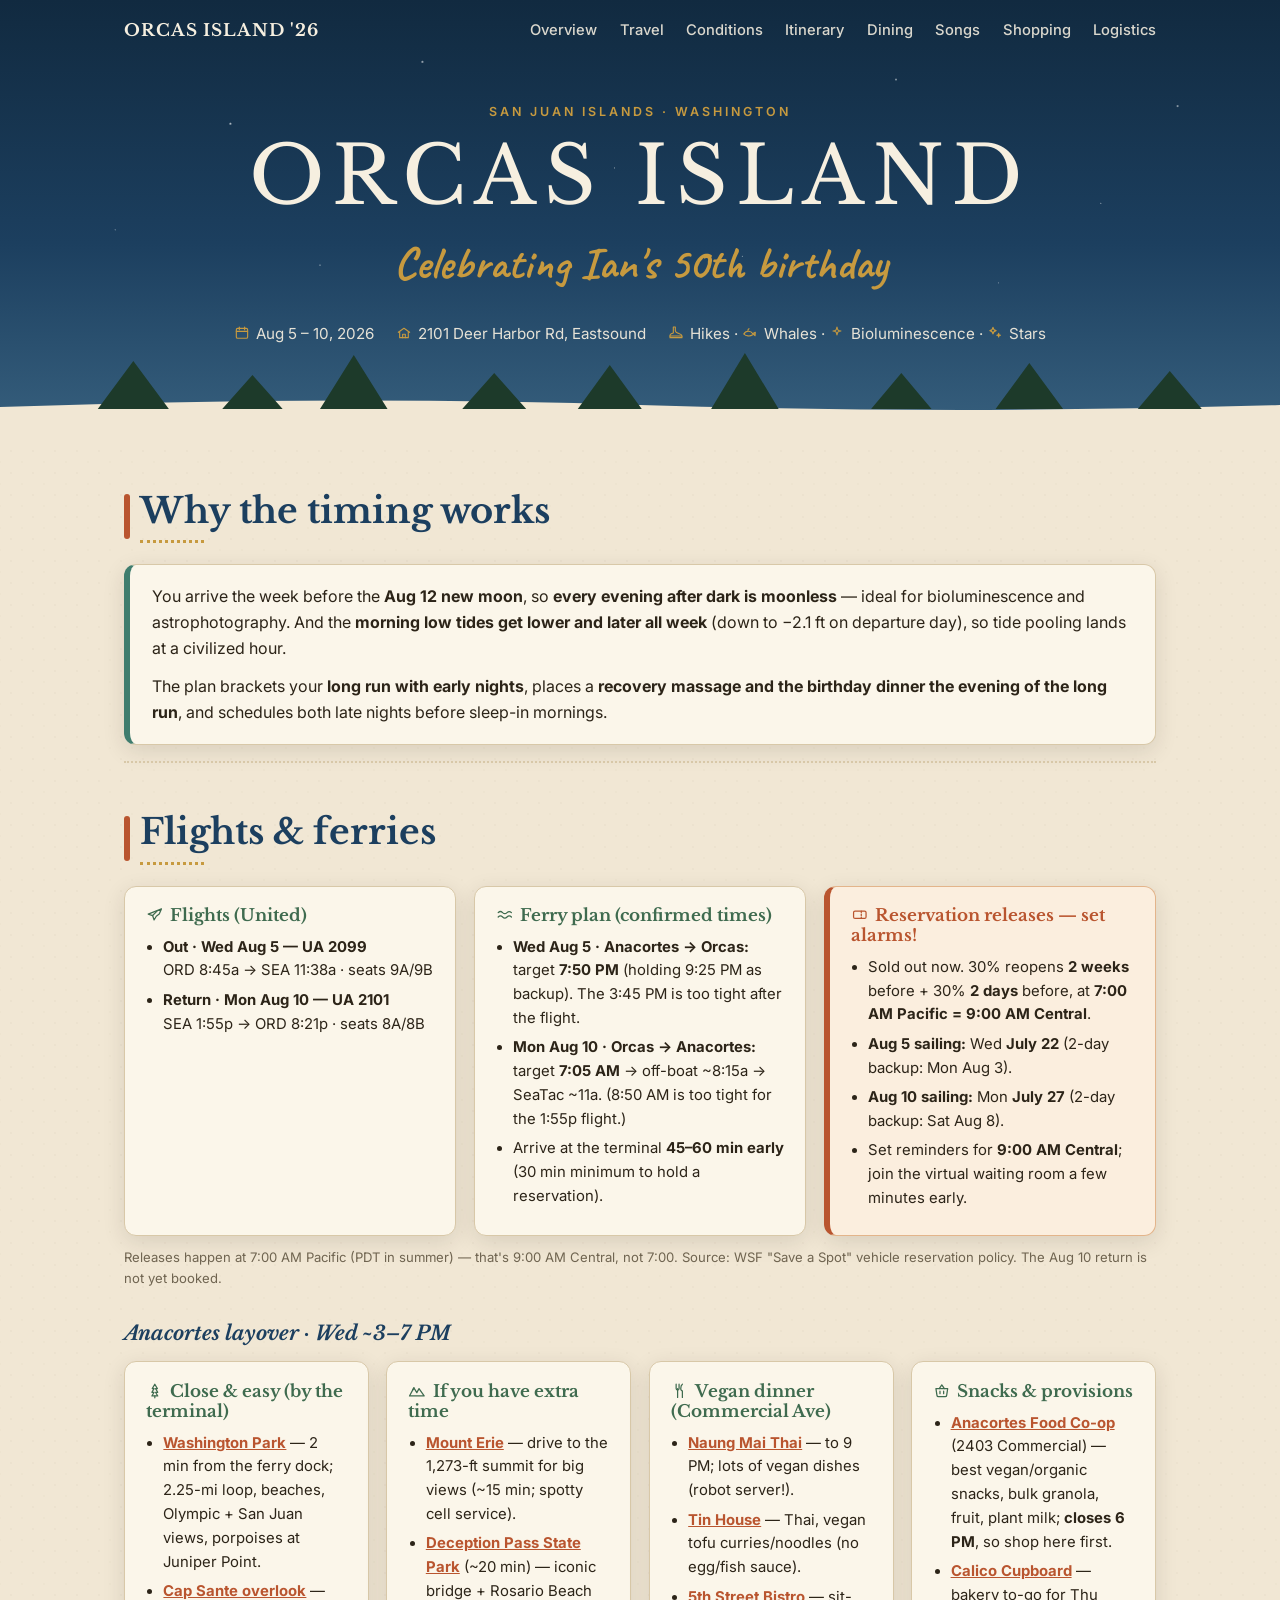
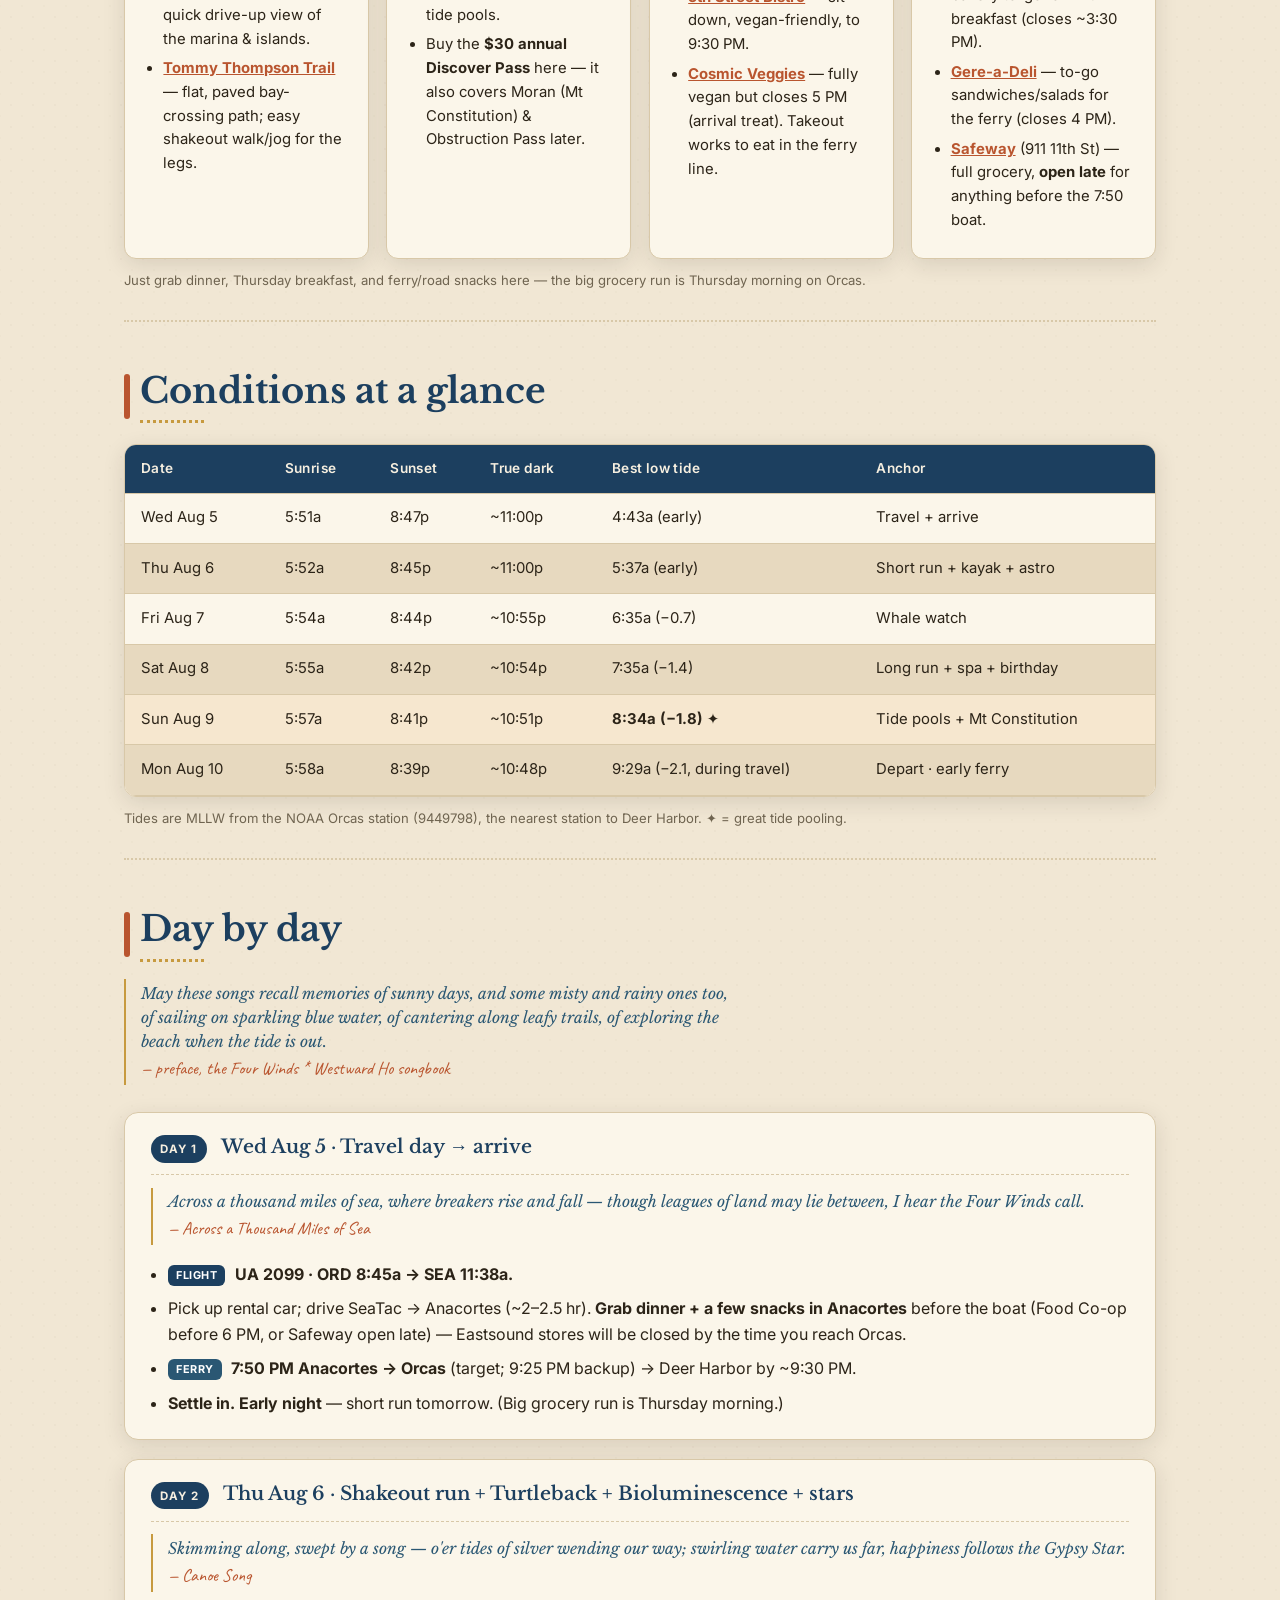
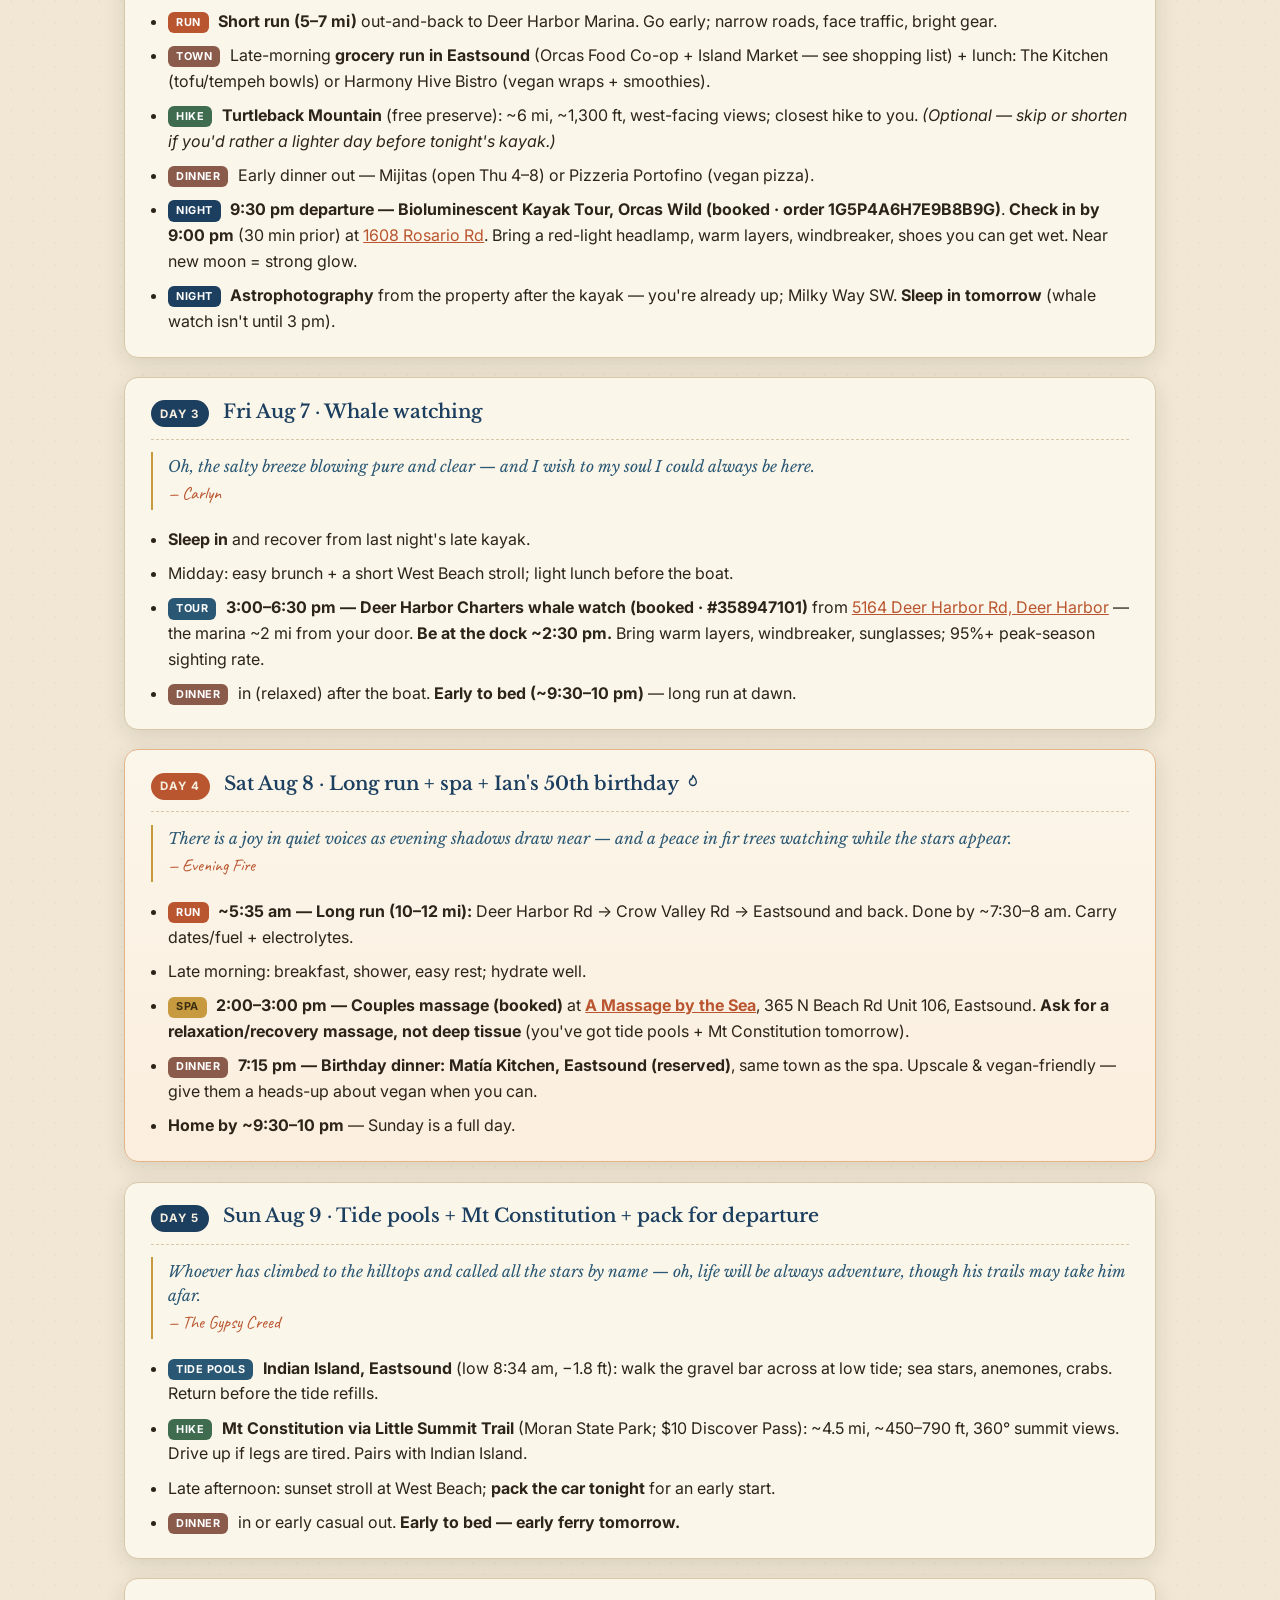
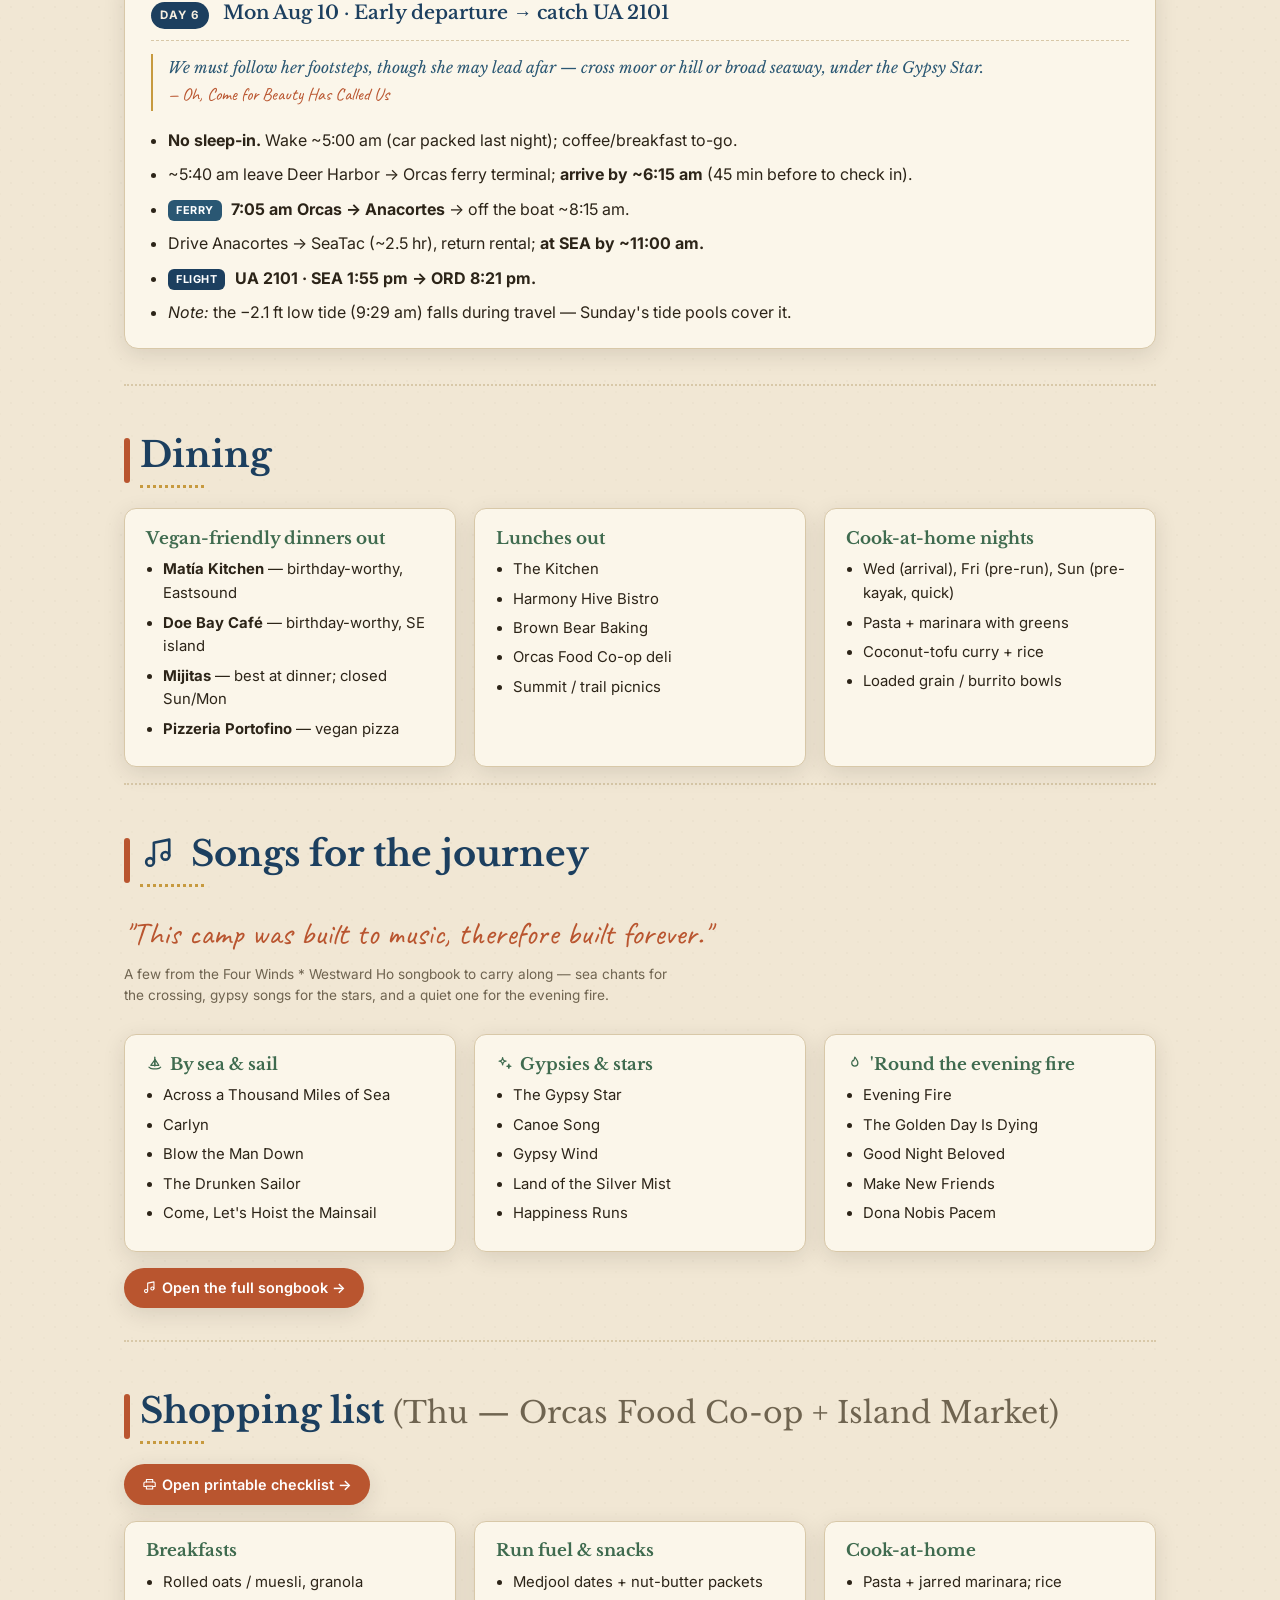
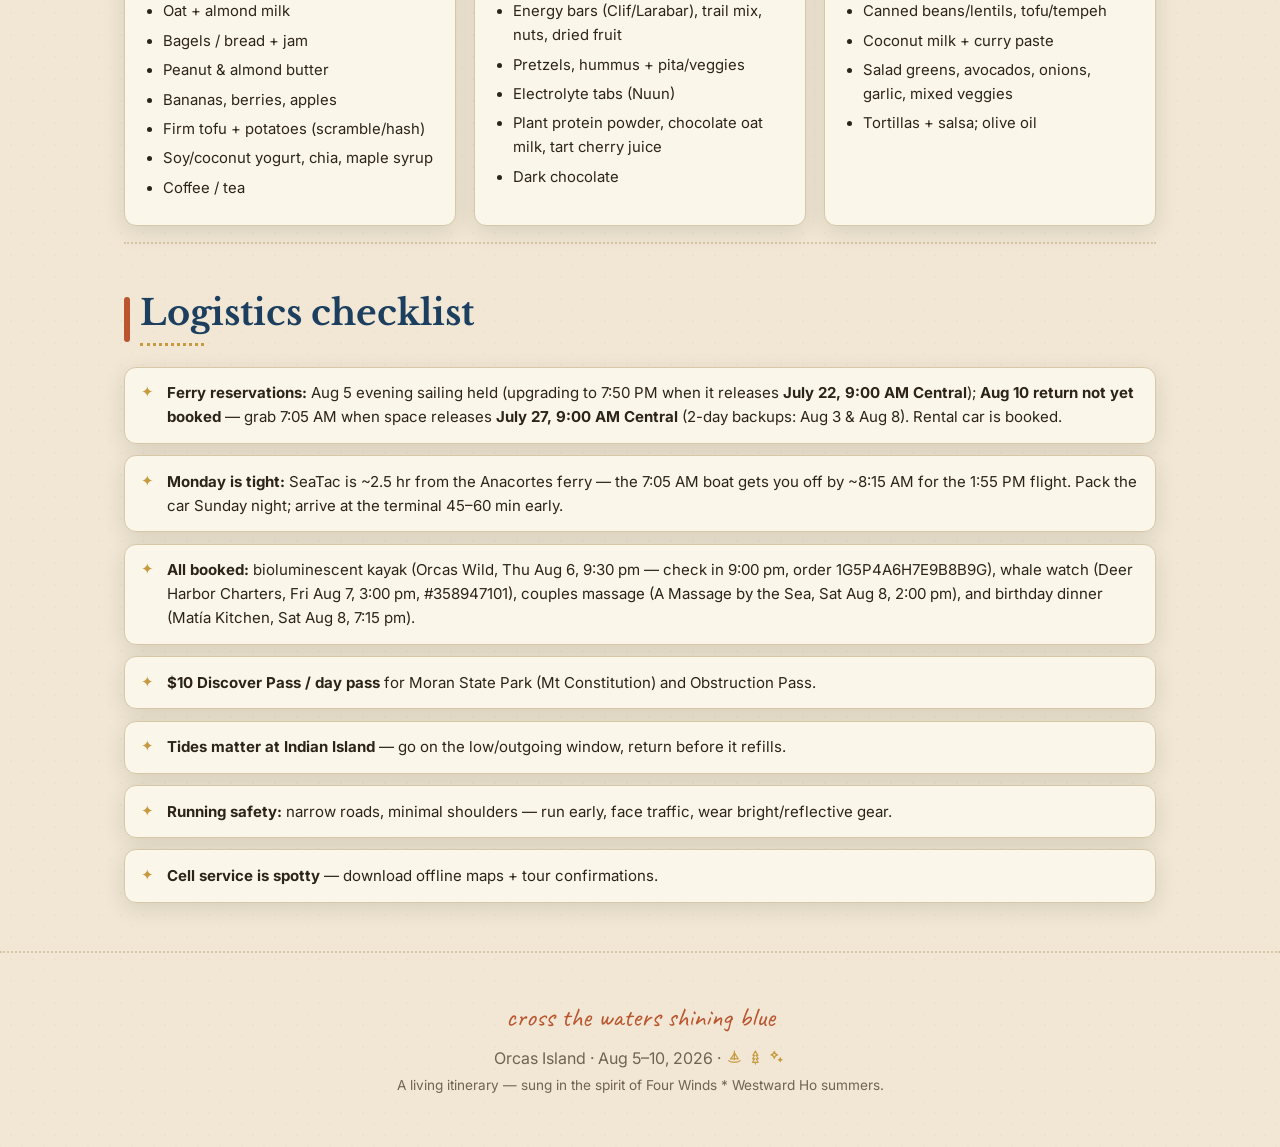
<file: index.html>
<!DOCTYPE html>
<html lang="en">
<head>
  <meta charset="UTF-8" />
  <meta name="viewport" content="width=device-width, initial-scale=1.0" />
  <title>Orcas Island — Ian's 50th Birthday Trip</title>
  <meta name="description" content="Itinerary for an Orcas Island trip, Aug 5–10, 2026." />
  <link rel="icon" type="image/svg+xml" href="favicon.svg" />
  <link rel="apple-touch-icon" href="apple-touch-icon.png" />
  <link rel="preconnect" href="https://fonts.googleapis.com" />
  <link rel="preconnect" href="https://fonts.gstatic.com" crossorigin />
  <link href="https://fonts.googleapis.com/css2?family=Caveat:wght@500;700&family=Inter:wght@400;500;600;700&family=Libre+Baskerville:ital,wght@0,400;0,700;1,400&display=swap" rel="stylesheet" />
  <link rel="stylesheet" href="styles.css" />
</head>
<body>
  <svg width="0" height="0" style="position:absolute" aria-hidden="true" focusable="false">
    <defs>
      <symbol id="ic-calendar" viewBox="0 0 24 24"><rect x="3.5" y="5" width="17" height="15" rx="2"/><path d="M3.5 9.5h17M8 3v4M16 3v4"/></symbol>
      <symbol id="ic-cabin" viewBox="0 0 24 24"><path d="M3.5 11 12 5l8.5 6"/><path d="M5.5 10v9h13v-9"/><path d="M10 19v-5h4v5"/></symbol>
      <symbol id="ic-boot" viewBox="0 0 24 24"><path d="M8 3v9l-3.2 1.1C3.6 13.5 3 14.5 3 16v3h18v-2c0-2.2-1.6-3.2-3.8-3.8C14.5 12.5 11 11.5 11 8V3z"/><path d="M3 16.5h18"/></symbol>
      <symbol id="ic-mountain" viewBox="0 0 24 24"><path d="M2 19 8 8l4 6.5L15 9l7 10z"/><path d="M6.5 10.7 8 8"/></symbol>
      <symbol id="ic-whale" viewBox="0 0 24 24"><path d="M3 13.5a8 5.5 0 0 0 13 1.2"/><path d="M3 13.5a7 6 0 0 1 13-.6"/><path d="M16 13l4-2-.4 5z"/><path d="M9 8c0-1.2.6-2.1 1.5-2.5"/></symbol>
      <symbol id="ic-sparkle" viewBox="0 0 24 24"><path d="M12 3c.7 4.6 1.7 5.6 6 6-4.3.4-5.3 1.4-6 6-.7-4.6-1.7-5.6-6-6 4.3-.4 5.3-1.4 6-6z"/></symbol>
      <symbol id="ic-stars" viewBox="0 0 24 24"><path d="M9 3.5c.5 3.7 1.3 4.5 4.7 5-3.4.5-4.2 1.3-4.7 5-.5-3.7-1.3-4.5-4.7-5 3.4-.5 4.2-1.3 4.7-5z"/><path d="M17.5 12.5l.6 2.2 2.2.6-2.2.6-.6 2.2-.6-2.2-2.2-.6 2.2-.6z"/></symbol>
      <symbol id="ic-sail" viewBox="0 0 24 24"><path d="M12 3v12"/><path d="M12 5.5l5.5 8.5H12z"/><path d="M12 6.5 6.5 14H12"/><path d="M4 16.5c1.3 1.6 3.2 2.3 5.5 2.3h5c2.3 0 4.2-.7 5.5-2.3"/></symbol>
      <symbol id="ic-pine" viewBox="0 0 24 24"><path d="M12 3l3.5 6H13l3 5h-3l3 5H8l3-5H8l3-5H8.5z"/><path d="M12 19v2.5"/></symbol>
      <symbol id="ic-plane" viewBox="0 0 24 24"><path d="M21 4 3 11l6 2 2 6 3-5 4-3z"/><path d="M9 13l6-6"/></symbol>
      <symbol id="ic-waves" viewBox="0 0 24 24"><path d="M3 9c2-2 4-2 6 0s4 2 6 0 4-2 6 0"/><path d="M3 15c2-2 4-2 6 0s4 2 6 0 4-2 6 0"/></symbol>
      <symbol id="ic-ticket" viewBox="0 0 24 24"><rect x="3.5" y="7" width="17" height="10" rx="2"/><path d="M14 7v10" stroke-dasharray="2 2"/></symbol>
      <symbol id="ic-fork" viewBox="0 0 24 24"><path d="M7 3v6a2 2 0 0 0 4 0V3"/><path d="M9 9v12"/><path d="M15.5 3c-1.6 1-2.2 3-2.2 6 0 2 1 3 2.2 3v9"/></symbol>
      <symbol id="ic-basket" viewBox="0 0 24 24"><path d="M4 9h16l-1.4 9.2a2 2 0 0 1-2 1.8H7.4a2 2 0 0 1-2-1.8z"/><path d="M8.5 9 12 4l3.5 5"/><path d="M9.5 12.5v3.5M14.5 12.5v3.5"/></symbol>
      <symbol id="ic-fire" viewBox="0 0 24 24"><path d="M12 3c2.2 3 4.2 4.3 4.2 8a4.2 4.2 0 0 1-8.4 0c0-1.6.6-2.7 1.6-3.7C10 9.2 11 7.4 12 3z"/></symbol>
      <symbol id="ic-printer" viewBox="0 0 24 24"><path d="M7 8V4h10v4"/><path d="M5 8h14a2 2 0 0 1 2 2v5h-4v4H7v-4H3v-5a2 2 0 0 1 2-2z"/><path d="M7 14.5h10"/></symbol>
      <symbol id="ic-bowl" viewBox="0 0 24 24"><path d="M3.5 11h17a8 8 0 0 1-8 8 8 8 0 0 1-8-8z"/><path d="M8.5 8c0-1.4.8-2.1 1.4-3M12.5 8c0-1.4.8-2.1 1.4-3"/></symbol>
      <symbol id="ic-pot" viewBox="0 0 24 24"><rect x="4.5" y="9.5" width="15" height="9.5" rx="2"/><path d="M2.5 9.5h19M4.5 13H2.8M19.5 13h1.7"/><path d="M9.5 6.5c0-1 .5-1.6 1-2.2M14 6.5c0-1 .5-1.6 1-2.2"/></symbol>
      <symbol id="ic-note" viewBox="0 0 24 24"><path d="M9 17.5V5l10-2v10.5"/><circle cx="6.5" cy="17.5" r="2.5"/><circle cx="16.5" cy="13.5" r="2.5"/></symbol>
    </defs>
  </svg>

  <header class="hero">
    <nav class="topnav">
      <a class="brand" href="#top">Orcas Island '26</a>
      <button class="nav-toggle" aria-label="Toggle navigation" aria-expanded="false">☰</button>
      <div class="nav-links">
        <a href="#overview">Overview</a>
        <a href="#travel">Travel</a>
        <a href="#reference">Conditions</a>
        <a href="#itinerary">Itinerary</a>
        <a href="#dining">Dining</a>
        <a href="#songs">Songs</a>
        <a href="#shopping">Shopping</a>
        <a href="#logistics">Logistics</a>
      </div>
    </nav>

    <div class="hero-inner" id="top">
      <p class="eyebrow">San Juan Islands · Washington</p>
      <h1>Orcas Island</h1>
      <p class="hero-script">Celebrating Ian's 50th birthday</p>
      <div class="hero-meta">
        <span><svg class="ic" aria-hidden="true"><use href="#ic-calendar"/></svg>Aug 5 – 10, 2026</span>
        <span><svg class="ic" aria-hidden="true"><use href="#ic-cabin"/></svg>2101 Deer Harbor Rd, Eastsound</span>
        <span><svg class="ic" aria-hidden="true"><use href="#ic-boot"/></svg>Hikes · <svg class="ic" aria-hidden="true"><use href="#ic-whale"/></svg>Whales · <svg class="ic" aria-hidden="true"><use href="#ic-sparkle"/></svg>Bioluminescence · <svg class="ic" aria-hidden="true"><use href="#ic-stars"/></svg>Stars</span>
      </div>
    </div>
  </header>

  <main>
    <!-- OVERVIEW -->
    <section id="overview" class="section">
      <h2>Why the timing works</h2>
      <div class="callout">
        <p>
          You arrive the week before the <strong>Aug 12 new moon</strong>, so <strong>every evening after dark is
          moonless</strong> — ideal for bioluminescence and astrophotography. And the <strong>morning low tides get
          lower and later all week</strong> (down to −2.1 ft on departure day), so tide pooling lands at a civilized hour.
        </p>
        <p>
          The plan brackets your <strong>long run with early nights</strong>, places a <strong>recovery massage and the
          birthday dinner the evening of the long run</strong>, and schedules both late nights before sleep-in mornings.
        </p>
      </div>
    </section>

    <!-- TRAVEL -->
    <section id="travel" class="section">
      <h2>Flights &amp; ferries</h2>
      <div class="grid">
        <div class="info-card">
          <h3><svg class="ic" aria-hidden="true"><use href="#ic-plane"/></svg>Flights (United)</h3>
          <ul>
            <li><strong>Out · Wed Aug 5 — UA 2099</strong><br />ORD 8:45a → SEA 11:38a · seats 9A/9B</li>
            <li><strong>Return · Mon Aug 10 — UA 2101</strong><br />SEA 1:55p → ORD 8:21p · seats 8A/8B</li>
          </ul>
        </div>
        <div class="info-card">
          <h3><svg class="ic" aria-hidden="true"><use href="#ic-waves"/></svg>Ferry plan (confirmed times)</h3>
          <ul>
            <li><strong>Wed Aug 5 · Anacortes → Orcas:</strong> target <strong>7:50 PM</strong> (holding 9:25 PM as backup). The 3:45 PM is too tight after the flight.</li>
            <li><strong>Mon Aug 10 · Orcas → Anacortes:</strong> target <strong>7:05 AM</strong> → off-boat ~8:15a → SeaTac ~11a. (8:50 AM is too tight for the 1:55p flight.)</li>
            <li>Arrive at the terminal <strong>45–60 min early</strong> (30 min minimum to hold a reservation).</li>
          </ul>
        </div>
        <div class="info-card alert-card">
          <h3><svg class="ic" aria-hidden="true"><use href="#ic-ticket"/></svg>Reservation releases — set alarms!</h3>
          <ul>
            <li>Sold out now. 30% reopens <strong>2 weeks</strong> before + 30% <strong>2 days</strong> before, at <strong>7:00 AM Pacific = 9:00 AM Central</strong>.</li>
            <li><strong>Aug 5 sailing:</strong> Wed <strong>July 22</strong> (2-day backup: Mon Aug 3).</li>
            <li><strong>Aug 10 sailing:</strong> Mon <strong>July 27</strong> (2-day backup: Sat Aug 8).</li>
            <li>Set reminders for <strong>9:00 AM Central</strong>; join the virtual waiting room a few minutes early.</li>
          </ul>
        </div>
      </div>
      <p class="footnote">Releases happen at 7:00 AM Pacific (PDT in summer) — that's 9:00 AM Central, not 7:00. Source: WSF "Save a Spot" vehicle reservation policy. The Aug 10 return is not yet booked.</p>

      <h3 class="subhead">Anacortes layover · Wed ~3–7 PM</h3>
      <div class="grid">
        <div class="info-card">
          <h3><svg class="ic" aria-hidden="true"><use href="#ic-pine"/></svg>Close &amp; easy (by the terminal)</h3>
          <ul>
            <li><a href="https://www.google.com/maps/search/?api=1&amp;query=Washington+Park+Anacortes+WA" target="_blank" rel="noopener"><strong>Washington Park</strong></a> — 2 min from the ferry dock; 2.25-mi loop, beaches, Olympic + San Juan views, porpoises at Juniper Point.</li>
            <li><a href="https://www.google.com/maps/search/?api=1&amp;query=Cap+Sante+Park+Anacortes+WA" target="_blank" rel="noopener"><strong>Cap Sante overlook</strong></a> — quick drive-up view of the marina &amp; islands.</li>
            <li><a href="https://www.google.com/maps/search/?api=1&amp;query=Tommy+Thompson+Trail+Anacortes+WA" target="_blank" rel="noopener"><strong>Tommy Thompson Trail</strong></a> — flat, paved bay-crossing path; easy shakeout walk/jog for the legs.</li>
          </ul>
        </div>
        <div class="info-card">
          <h3><svg class="ic" aria-hidden="true"><use href="#ic-mountain"/></svg>If you have extra time</h3>
          <ul>
            <li><a href="https://www.google.com/maps/search/?api=1&amp;query=Mount+Erie+Anacortes+WA" target="_blank" rel="noopener"><strong>Mount Erie</strong></a> — drive to the 1,273-ft summit for big views (~15 min; spotty cell service).</li>
            <li><a href="https://www.google.com/maps/search/?api=1&amp;query=Deception+Pass+State+Park" target="_blank" rel="noopener"><strong>Deception Pass State Park</strong></a> (~20 min) — iconic bridge + Rosario Beach tide pools.</li>
            <li>Buy the <strong>$30 annual Discover Pass</strong> here — it also covers Moran (Mt Constitution) &amp; Obstruction Pass later.</li>
          </ul>
        </div>
        <div class="info-card">
          <h3><svg class="ic" aria-hidden="true"><use href="#ic-fork"/></svg>Vegan dinner (Commercial Ave)</h3>
          <ul>
            <li><a href="https://www.google.com/maps/search/?api=1&amp;query=Naung+Mai+Thai+Kitchen+Anacortes" target="_blank" rel="noopener"><strong>Naung Mai Thai</strong></a> — to 9 PM; lots of vegan dishes (robot server!).</li>
            <li><a href="https://www.google.com/maps/search/?api=1&amp;query=Tin+House+Anacortes" target="_blank" rel="noopener"><strong>Tin House</strong></a> — Thai, vegan tofu curries/noodles (no egg/fish sauce).</li>
            <li><a href="https://www.google.com/maps/search/?api=1&amp;query=5th+Street+Bistro+Anacortes" target="_blank" rel="noopener"><strong>5th Street Bistro</strong></a> — sit-down, vegan-friendly, to 9:30 PM.</li>
            <li><a href="https://www.google.com/maps/search/?api=1&amp;query=Cosmic+Veggies+Anacortes" target="_blank" rel="noopener"><strong>Cosmic Veggies</strong></a> — fully vegan but closes 5 PM (arrival treat). Takeout works to eat in the ferry line.</li>
          </ul>
        </div>
        <div class="info-card">
          <h3><svg class="ic" aria-hidden="true"><use href="#ic-basket"/></svg>Snacks &amp; provisions</h3>
          <ul>
            <li><a href="https://www.google.com/maps/search/?api=1&amp;query=Anacortes+Food+Co-op" target="_blank" rel="noopener"><strong>Anacortes Food Co-op</strong></a> (2403 Commercial) — best vegan/organic snacks, bulk granola, fruit, plant milk; <strong>closes 6 PM</strong>, so shop here first.</li>
            <li><a href="https://www.google.com/maps/search/?api=1&amp;query=Calico+Cupboard+Anacortes" target="_blank" rel="noopener"><strong>Calico Cupboard</strong></a> — bakery to-go for Thu breakfast (closes ~3:30 PM).</li>
            <li><a href="https://www.google.com/maps/search/?api=1&amp;query=Gere-a-Deli+Anacortes" target="_blank" rel="noopener"><strong>Gere-a-Deli</strong></a> — to-go sandwiches/salads for the ferry (closes 4 PM).</li>
            <li><a href="https://www.google.com/maps/search/?api=1&amp;query=Safeway+11th+Street+Anacortes+WA" target="_blank" rel="noopener"><strong>Safeway</strong></a> (911 11th St) — full grocery, <strong>open late</strong> for anything before the 7:50 boat.</li>
          </ul>
        </div>
      </div>
      <p class="footnote">Just grab dinner, Thursday breakfast, and ferry/road snacks here — the big grocery run is Thursday morning on Orcas.</p>
    </section>

    <!-- REFERENCE TABLE -->
    <section id="reference" class="section">
      <h2>Conditions at a glance</h2>
      <div class="table-wrap">
        <table>
          <thead>
            <tr>
              <th>Date</th><th>Sunrise</th><th>Sunset</th><th>True dark</th><th>Best low tide</th><th>Anchor</th>
            </tr>
          </thead>
          <tbody>
            <tr><td>Wed Aug 5</td><td>5:51a</td><td>8:47p</td><td>~11:00p</td><td>4:43a (early)</td><td>Travel + arrive</td></tr>
            <tr><td>Thu Aug 6</td><td>5:52a</td><td>8:45p</td><td>~11:00p</td><td>5:37a (early)</td><td>Short run + kayak + astro</td></tr>
            <tr><td>Fri Aug 7</td><td>5:54a</td><td>8:44p</td><td>~10:55p</td><td>6:35a (−0.7)</td><td>Whale watch</td></tr>
            <tr><td>Sat Aug 8</td><td>5:55a</td><td>8:42p</td><td>~10:54p</td><td>7:35a (−1.4)</td><td>Long run + spa + birthday</td></tr>
            <tr class="row-highlight"><td>Sun Aug 9</td><td>5:57a</td><td>8:41p</td><td>~10:51p</td><td><strong>8:34a (−1.8)</strong> ✦</td><td>Tide pools + Mt Constitution</td></tr>
            <tr><td>Mon Aug 10</td><td>5:58a</td><td>8:39p</td><td>~10:48p</td><td>9:29a (−2.1, during travel)</td><td>Depart · early ferry</td></tr>
          </tbody>
        </table>
      </div>
      <p class="footnote">Tides are MLLW from the NOAA Orcas station (9449798), the nearest station to Deer Harbor. ✦ = great tide pooling.</p>
    </section>

    <!-- ITINERARY -->
    <section id="itinerary" class="section">
      <h2>Day by day</h2>
      <p class="song-epigraph song-intro">May these songs recall memories of sunny days, and some misty and rainy ones too, of sailing on sparkling blue water, of cantering along leafy trails, of exploring the beach when the tide is out.<span class="song-cite">— preface, the Four Winds &#42; Westward Ho songbook</span></p>

      <!-- DAY 1 -->
      <article class="day-card">
        <div class="day-head">
          <span class="day-num">Day 1</span>
          <h3>Wed Aug 5 · Travel day → arrive</h3>
        </div>
        <p class="song-epigraph">Across a thousand miles of sea, where breakers rise and fall &mdash; though leagues of land may lie between, I hear the Four Winds call.<span class="song-cite">— Across a Thousand Miles of Sea</span></p>
        <ul>
          <li><span class="tag tag-night">Flight</span> <strong>UA 2099 · ORD 8:45a → SEA 11:38a.</strong></li>
          <li>Pick up rental car; drive SeaTac → Anacortes (~2–2.5 hr). <strong>Grab dinner + a few snacks in Anacortes</strong> before the boat (Food Co-op before 6 PM, or Safeway open late) — Eastsound stores will be closed by the time you reach Orcas.</li>
          <li><span class="tag tag-water">Ferry</span> <strong>7:50 PM Anacortes → Orcas</strong> (target; 9:25 PM backup) → Deer Harbor by ~9:30 PM.</li>
          <li><strong>Settle in. Early night</strong> — short run tomorrow. (Big grocery run is Thursday morning.)</li>
        </ul>
      </article>

      <!-- DAY 2 -->
      <article class="day-card">
        <div class="day-head">
          <span class="day-num">Day 2</span>
          <h3>Thu Aug 6 · Shakeout run + Turtleback + Bioluminescence + stars</h3>
        </div>
        <p class="song-epigraph">Skimming along, swept by a song &mdash; o'er tides of silver wending our way; swirling water carry us far, happiness follows the Gypsy Star.<span class="song-cite">— Canoe Song</span></p>
        <ul>
          <li><span class="tag tag-run">Run</span> <strong>Short run (5–7 mi)</strong> out-and-back to Deer Harbor Marina. Go early; narrow roads, face traffic, bright gear.</li>
          <li><span class="tag tag-food">Town</span> Late-morning <strong>grocery run in Eastsound</strong> (Orcas Food Co-op + Island Market — see shopping list) + lunch: The Kitchen (tofu/tempeh bowls) or Harmony Hive Bistro (vegan wraps + smoothies).</li>
          <li><span class="tag tag-hike">Hike</span> <strong>Turtleback Mountain</strong> (free preserve): ~6 mi, ~1,300 ft, west-facing views; closest hike to you. <em>(Optional — skip or shorten if you'd rather a lighter day before tonight's kayak.)</em></li>
          <li><span class="tag tag-food">Dinner</span> Early dinner out — Mijitas (open Thu 4–8) or Pizzeria Portofino (vegan pizza).</li>
          <li><span class="tag tag-night">Night</span> <strong>9:30 pm departure — Bioluminescent Kayak Tour, Orcas Wild (booked · order 1G5P4A6H7E9B8B9G)</strong>. <strong>Check in by 9:00 pm</strong> (30 min prior) at <a href="https://www.google.com/maps/search/?api=1&amp;query=Orcas+Wild+1608+Rosario+Rd+Eastsound+WA" target="_blank" rel="noopener">1608 Rosario Rd</a>. Bring a red-light headlamp, warm layers, windbreaker, shoes you can get wet. Near new moon = strong glow.</li>
          <li><span class="tag tag-night">Night</span> <strong>Astrophotography</strong> from the property after the kayak — you're already up; Milky Way SW. <strong>Sleep in tomorrow</strong> (whale watch isn't until 3 pm).</li>
        </ul>
      </article>

      <!-- DAY 3 -->
      <article class="day-card">
        <div class="day-head">
          <span class="day-num">Day 3</span>
          <h3>Fri Aug 7 · Whale watching</h3>
        </div>
        <p class="song-epigraph">Oh, the salty breeze blowing pure and clear &mdash; and I wish to my soul I could always be here.<span class="song-cite">— Carlyn</span></p>
        <ul>
          <li><strong>Sleep in</strong> and recover from last night's late kayak.</li>
          <li>Midday: easy brunch + a short West Beach stroll; light lunch before the boat.</li>
          <li><span class="tag tag-water">Tour</span> <strong>3:00–6:30 pm — Deer Harbor Charters whale watch (booked · #358947101)</strong> from <a href="https://www.google.com/maps/search/?api=1&amp;query=Deer+Harbor+Charters+5164+Deer+Harbor+Rd+Deer+Harbor+WA" target="_blank" rel="noopener">5164 Deer Harbor Rd, Deer Harbor</a> — the marina ~2 mi from your door. <strong>Be at the dock ~2:30 pm.</strong> Bring warm layers, windbreaker, sunglasses; 95%+ peak-season sighting rate.</li>
          <li><span class="tag tag-food">Dinner</span> in (relaxed) after the boat. <strong>Early to bed (~9:30–10 pm)</strong> — long run at dawn.</li>
        </ul>
      </article>

      <!-- DAY 4 -->
      <article class="day-card day-card-feature">
        <div class="day-head">
          <span class="day-num">Day 4</span>
          <h3>Sat Aug 8 · Long run + spa + Ian's 50th birthday <svg class="ic" aria-hidden="true"><use href="#ic-fire"/></svg></h3>
        </div>
        <p class="song-epigraph">There is a joy in quiet voices as evening shadows draw near &mdash; and a peace in fir trees watching while the stars appear.<span class="song-cite">— Evening Fire</span></p>
        <ul>
          <li><span class="tag tag-run">Run</span> <strong>~5:35 am — Long run (10–12 mi):</strong> Deer Harbor Rd → Crow Valley Rd → Eastsound and back. Done by ~7:30–8 am. Carry dates/fuel + electrolytes.</li>
          <li>Late morning: breakfast, shower, easy rest; hydrate well.</li>
          <li><span class="tag tag-spa">Spa</span> <strong>2:00–3:00 pm — Couples massage (booked)</strong> at <a href="https://www.google.com/maps/search/?api=1&amp;query=A+Massage+by+the+Sea+365+N+Beach+Rd+Eastsound+WA" target="_blank" rel="noopener"><strong>A Massage by the Sea</strong></a>, 365 N Beach Rd Unit 106, Eastsound. <strong>Ask for a relaxation/recovery massage, not deep tissue</strong> (you've got tide pools + Mt Constitution tomorrow).</li>
          <li><span class="tag tag-food">Dinner</span> <strong>7:15 pm — Birthday dinner: Matía Kitchen, Eastsound (reserved)</strong>, same town as the spa. Upscale &amp; vegan-friendly — give them a heads-up about vegan when you can.</li>
          <li><strong>Home by ~9:30–10 pm</strong> — Sunday is a full day.</li>
        </ul>
      </article>

      <!-- DAY 5 -->
      <article class="day-card">
        <div class="day-head">
          <span class="day-num">Day 5</span>
          <h3>Sun Aug 9 · Tide pools + Mt Constitution + pack for departure</h3>
        </div>
        <p class="song-epigraph">Whoever has climbed to the hilltops and called all the stars by name &mdash; oh, life will be always adventure, though his trails may take him afar.<span class="song-cite">— The Gypsy Creed</span></p>
        <ul>
          <li><span class="tag tag-water">Tide pools</span> <strong>Indian Island, Eastsound</strong> (low 8:34 am, −1.8 ft): walk the gravel bar across at low tide; sea stars, anemones, crabs. Return before the tide refills.</li>
          <li><span class="tag tag-hike">Hike</span> <strong>Mt Constitution via Little Summit Trail</strong> (Moran State Park; $10 Discover Pass): ~4.5 mi, ~450–790 ft, 360° summit views. Drive up if legs are tired. Pairs with Indian Island.</li>
          <li>Late afternoon: sunset stroll at West Beach; <strong>pack the car tonight</strong> for an early start.</li>
          <li><span class="tag tag-food">Dinner</span> in or early casual out. <strong>Early to bed — early ferry tomorrow.</strong></li>
        </ul>
      </article>

      <!-- DAY 6 -->
      <article class="day-card">
        <div class="day-head">
          <span class="day-num">Day 6</span>
          <h3>Mon Aug 10 · Early departure → catch UA 2101</h3>
        </div>
        <p class="song-epigraph">We must follow her footsteps, though she may lead afar &mdash; cross moor or hill or broad seaway, under the Gypsy Star.<span class="song-cite">— Oh, Come for Beauty Has Called Us</span></p>
        <ul>
          <li><strong>No sleep-in.</strong> Wake ~5:00 am (car packed last night); coffee/breakfast to-go.</li>
          <li>~5:40 am leave Deer Harbor → Orcas ferry terminal; <strong>arrive by ~6:15 am</strong> (45 min before to check in).</li>
          <li><span class="tag tag-water">Ferry</span> <strong>7:05 am Orcas → Anacortes</strong> → off the boat ~8:15 am.</li>
          <li>Drive Anacortes → SeaTac (~2.5 hr), return rental; <strong>at SEA by ~11:00 am.</strong></li>
          <li><span class="tag tag-night">Flight</span> <strong>UA 2101 · SEA 1:55 pm → ORD 8:21 pm.</strong></li>
          <li><em>Note:</em> the −2.1 ft low tide (9:29 am) falls during travel — Sunday's tide pools cover it.</li>
        </ul>
      </article>
    </section>

    <!-- DINING -->
    <section id="dining" class="section">
      <h2>Dining</h2>
      <div class="grid">
        <div class="info-card">
          <h3>Vegan-friendly dinners out</h3>
          <ul>
            <li><strong>Matía Kitchen</strong> — birthday-worthy, Eastsound</li>
            <li><strong>Doe Bay Café</strong> — birthday-worthy, SE island</li>
            <li><strong>Mijitas</strong> — best at dinner; closed Sun/Mon</li>
            <li><strong>Pizzeria Portofino</strong> — vegan pizza</li>
          </ul>
        </div>
        <div class="info-card">
          <h3>Lunches out</h3>
          <ul>
            <li>The Kitchen</li>
            <li>Harmony Hive Bistro</li>
            <li>Brown Bear Baking</li>
            <li>Orcas Food Co-op deli</li>
            <li>Summit / trail picnics</li>
          </ul>
        </div>
        <div class="info-card">
          <h3>Cook-at-home nights</h3>
          <ul>
            <li>Wed (arrival), Fri (pre-run), Sun (pre-kayak, quick)</li>
            <li>Pasta + marinara with greens</li>
            <li>Coconut-tofu curry + rice</li>
            <li>Loaded grain / burrito bowls</li>
          </ul>
        </div>
      </div>
    </section>

    <!-- SONGS -->
    <section id="songs" class="section">
      <h2><svg class="ic" aria-hidden="true"><use href="#ic-note"/></svg>Songs for the journey</h2>
      <p class="songbook-motto">"This camp was built to music, therefore built forever."</p>
      <p class="song-intro muted">A few from the Four Winds &#42; Westward Ho songbook to carry along &mdash; sea chants for the crossing, gypsy songs for the stars, and a quiet one for the evening fire.</p>
      <div class="grid">
        <div class="info-card">
          <h3><svg class="ic" aria-hidden="true"><use href="#ic-sail"/></svg>By sea &amp; sail</h3>
          <ul>
            <li>Across a Thousand Miles of Sea</li>
            <li>Carlyn</li>
            <li>Blow the Man Down</li>
            <li>The Drunken Sailor</li>
            <li>Come, Let's Hoist the Mainsail</li>
          </ul>
        </div>
        <div class="info-card">
          <h3><svg class="ic" aria-hidden="true"><use href="#ic-stars"/></svg>Gypsies &amp; stars</h3>
          <ul>
            <li>The Gypsy Star</li>
            <li>Canoe Song</li>
            <li>Gypsy Wind</li>
            <li>Land of the Silver Mist</li>
            <li>Happiness Runs</li>
          </ul>
        </div>
        <div class="info-card">
          <h3><svg class="ic" aria-hidden="true"><use href="#ic-fire"/></svg>'Round the evening fire</h3>
          <ul>
            <li>Evening Fire</li>
            <li>The Golden Day Is Dying</li>
            <li>Good Night Beloved</li>
            <li>Make New Friends</li>
            <li>Dona Nobis Pacem</li>
          </ul>
        </div>
      </div>
      <p><a class="btn" href="https://fourwindscamp.org/wp-content/uploads/2019/03/Songbook_to_Print.pdf" target="_blank" rel="noopener"><svg class="ic" aria-hidden="true"><use href="#ic-note"/></svg>Open the full songbook →</a></p>
    </section>

    <!-- SHOPPING -->
    <section id="shopping" class="section">
      <h2>Shopping list <span class="muted">(Thu — Orcas Food Co-op + Island Market)</span></h2>
      <p><a class="btn" href="grocery.html"><svg class="ic" aria-hidden="true"><use href="#ic-printer"/></svg>Open printable checklist →</a></p>
      <div class="grid">
        <div class="info-card">
          <h3>Breakfasts</h3>
          <ul>
            <li>Rolled oats / muesli, granola</li>
            <li>Oat + almond milk</li>
            <li>Bagels / bread + jam</li>
            <li>Peanut &amp; almond butter</li>
            <li>Bananas, berries, apples</li>
            <li>Firm tofu + potatoes (scramble/hash)</li>
            <li>Soy/coconut yogurt, chia, maple syrup</li>
            <li>Coffee / tea</li>
          </ul>
        </div>
        <div class="info-card">
          <h3>Run fuel &amp; snacks</h3>
          <ul>
            <li>Medjool dates + nut-butter packets</li>
            <li>Energy bars (Clif/Larabar), trail mix, nuts, dried fruit</li>
            <li>Pretzels, hummus + pita/veggies</li>
            <li>Electrolyte tabs (Nuun)</li>
            <li>Plant protein powder, chocolate oat milk, tart cherry juice</li>
            <li>Dark chocolate</li>
          </ul>
        </div>
        <div class="info-card">
          <h3>Cook-at-home</h3>
          <ul>
            <li>Pasta + jarred marinara; rice</li>
            <li>Canned beans/lentils, tofu/tempeh</li>
            <li>Coconut milk + curry paste</li>
            <li>Salad greens, avocados, onions, garlic, mixed veggies</li>
            <li>Tortillas + salsa; olive oil</li>
          </ul>
        </div>
      </div>
    </section>

    <!-- LOGISTICS -->
    <section id="logistics" class="section">
      <h2>Logistics checklist</h2>
      <ul class="checklist">
        <li><strong>Ferry reservations:</strong> Aug 5 evening sailing held (upgrading to 7:50 PM when it releases <strong>July 22, 9:00 AM Central</strong>); <strong>Aug 10 return not yet booked</strong> — grab 7:05 AM when space releases <strong>July 27, 9:00 AM Central</strong> (2-day backups: Aug 3 &amp; Aug 8). Rental car is booked.</li>
        <li><strong>Monday is tight:</strong> SeaTac is ~2.5 hr from the Anacortes ferry — the 7:05 AM boat gets you off by ~8:15 AM for the 1:55 PM flight. Pack the car Sunday night; arrive at the terminal 45–60 min early.</li>
        <li><strong>All booked:</strong> bioluminescent kayak (Orcas Wild, Thu Aug 6, 9:30 pm — check in 9:00 pm, order 1G5P4A6H7E9B8B9G), whale watch (Deer Harbor Charters, Fri Aug 7, 3:00 pm, #358947101), couples massage (A Massage by the Sea, Sat Aug 8, 2:00 pm), and birthday dinner (Matía Kitchen, Sat Aug 8, 7:15 pm).</li>
        <li><strong>$10 Discover Pass / day pass</strong> for Moran State Park (Mt Constitution) and Obstruction Pass.</li>
        <li><strong>Tides matter at Indian Island</strong> — go on the low/outgoing window, return before it refills.</li>
        <li><strong>Running safety:</strong> narrow roads, minimal shoulders — run early, face traffic, wear bright/reflective gear.</li>
        <li><strong>Cell service is spotty</strong> — download offline maps + tour confirmations.</li>
      </ul>
    </section>
  </main>

  <footer class="site-footer">
    <p class="footer-script">cross the waters shining blue</p>
    <p>Orcas Island · Aug 5–10, 2026 · <span class="footer-icons"><svg class="ic" aria-hidden="true"><use href="#ic-sail"/></svg><svg class="ic" aria-hidden="true"><use href="#ic-pine"/></svg><svg class="ic" aria-hidden="true"><use href="#ic-stars"/></svg></span></p>
    <p class="muted">A living itinerary — sung in the spirit of Four Winds &#42; Westward Ho summers.</p>
  </footer>

  <script>
    const toggle = document.querySelector('.nav-toggle');
    const links = document.querySelector('.nav-links');
    toggle.addEventListener('click', () => {
      const open = links.classList.toggle('open');
      toggle.setAttribute('aria-expanded', open);
    });
    links.querySelectorAll('a').forEach(a =>
      a.addEventListener('click', () => links.classList.remove('open'))
    );
  </script>
</body>
</html>
</file>
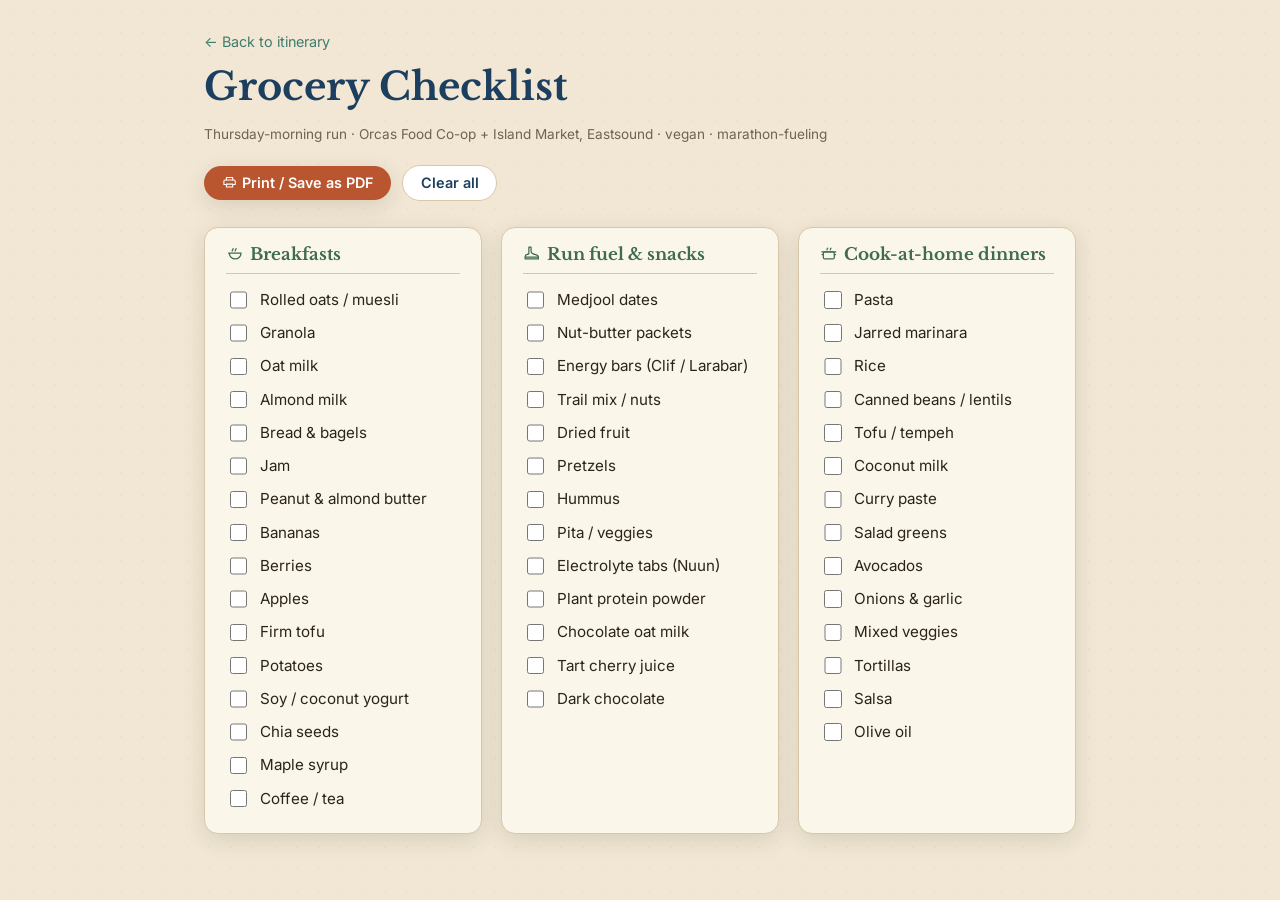
<file: grocery.html>
<!DOCTYPE html>
<html lang="en">
<head>
  <meta charset="UTF-8" />
  <meta name="viewport" content="width=device-width, initial-scale=1.0" />
  <title>Orcas Island — Grocery Checklist</title>
  <link rel="icon" type="image/svg+xml" href="favicon.svg" />
  <link rel="apple-touch-icon" href="apple-touch-icon.png" />
  <link rel="preconnect" href="https://fonts.googleapis.com" />
  <link rel="preconnect" href="https://fonts.gstatic.com" crossorigin />
  <link href="https://fonts.googleapis.com/css2?family=Caveat:wght@500;700&family=Inter:wght@400;500;600;700&family=Libre+Baskerville:ital,wght@0,400;0,700;1,400&display=swap" rel="stylesheet" />
  <link rel="stylesheet" href="styles.css" />
  <style>
    .grocery-wrap { max-width: 920px; margin: 0 auto; padding: 1.8rem 1.5rem 4rem; }
    .backlink { font-size: 0.9rem; color: var(--teal); text-decoration: none; }
    .grocery-wrap h1 { font-family: "Libre Baskerville", Georgia, serif; color: var(--ocean); margin: 0.6rem 0 0.2rem; font-size: clamp(1.7rem, 5vw, 2.4rem); }
    .toolbar { display: flex; gap: 0.7rem; align-items: center; flex-wrap: wrap; margin: 1.2rem 0 1.6rem; }
    .check-grid { display: grid; grid-template-columns: repeat(auto-fit, minmax(260px, 1fr)); gap: 1.2rem; }
    .check-card { background: var(--card); border: 1px solid var(--line); border-radius: 14px; padding: 1.1rem 1.3rem; box-shadow: var(--shadow); }
    .check-card h2 { font-size: 1.05rem; color: var(--forest); margin: 0 0 0.6rem; border-bottom: 1px solid var(--line); padding-bottom: 0.45rem; }
    .check-item { display: flex; align-items: flex-start; gap: 0.6rem; padding: 0.28rem 0; cursor: pointer; font-size: 0.95rem; }
    .check-item input { width: 1.1rem; height: 1.1rem; margin-top: 0.2rem; accent-color: var(--teal); flex-shrink: 0; }
    .check-item input:checked + span { text-decoration: line-through; color: var(--muted); }
    @media print {
      .toolbar, .backlink { display: none !important; }
      body { background: #fff; }
      .grocery-wrap { padding-top: 0.5rem; }
      .check-card { box-shadow: none; break-inside: avoid; }
      .check-grid { grid-template-columns: repeat(2, 1fr); }
    }
  </style>
</head>
<body>
  <svg width="0" height="0" style="position:absolute" aria-hidden="true" focusable="false">
    <defs>
      <symbol id="ic-printer" viewBox="0 0 24 24"><path d="M7 8V4h10v4"/><path d="M5 8h14a2 2 0 0 1 2 2v5h-4v4H7v-4H3v-5a2 2 0 0 1 2-2z"/><path d="M7 14.5h10"/></symbol>
      <symbol id="ic-bowl" viewBox="0 0 24 24"><path d="M3.5 11h17a8 8 0 0 1-8 8 8 8 0 0 1-8-8z"/><path d="M8.5 8c0-1.4.8-2.1 1.4-3M12.5 8c0-1.4.8-2.1 1.4-3"/></symbol>
      <symbol id="ic-boot" viewBox="0 0 24 24"><path d="M8 3v9l-3.2 1.1C3.6 13.5 3 14.5 3 16v3h18v-2c0-2.2-1.6-3.2-3.8-3.8C14.5 12.5 11 11.5 11 8V3z"/><path d="M3 16.5h18"/></symbol>
      <symbol id="ic-pot" viewBox="0 0 24 24"><rect x="4.5" y="9.5" width="15" height="9.5" rx="2"/><path d="M2.5 9.5h19M4.5 13H2.8M19.5 13h1.7"/><path d="M9.5 6.5c0-1 .5-1.6 1-2.2M14 6.5c0-1 .5-1.6 1-2.2"/></symbol>
    </defs>
  </svg>

  <div class="grocery-wrap">
    <a class="backlink" href="index.html">← Back to itinerary</a>
    <h1>Grocery Checklist</h1>
    <p class="muted">Thursday-morning run · Orcas Food Co-op + Island Market, Eastsound · vegan · marathon-fueling</p>

    <div class="toolbar">
      <button class="btn" onclick="window.print()"><svg class="ic" aria-hidden="true"><use href="#ic-printer"/></svg>Print / Save as PDF</button>
      <button class="btn secondary" id="clearBtn">Clear all</button>
    </div>

    <div class="check-grid">
      <div class="check-card">
        <h2><svg class="ic" aria-hidden="true"><use href="#ic-bowl"/></svg>Breakfasts</h2>
        <label class="check-item"><input type="checkbox" /><span>Rolled oats / muesli</span></label>
        <label class="check-item"><input type="checkbox" /><span>Granola</span></label>
        <label class="check-item"><input type="checkbox" /><span>Oat milk</span></label>
        <label class="check-item"><input type="checkbox" /><span>Almond milk</span></label>
        <label class="check-item"><input type="checkbox" /><span>Bread &amp; bagels</span></label>
        <label class="check-item"><input type="checkbox" /><span>Jam</span></label>
        <label class="check-item"><input type="checkbox" /><span>Peanut &amp; almond butter</span></label>
        <label class="check-item"><input type="checkbox" /><span>Bananas</span></label>
        <label class="check-item"><input type="checkbox" /><span>Berries</span></label>
        <label class="check-item"><input type="checkbox" /><span>Apples</span></label>
        <label class="check-item"><input type="checkbox" /><span>Firm tofu</span></label>
        <label class="check-item"><input type="checkbox" /><span>Potatoes</span></label>
        <label class="check-item"><input type="checkbox" /><span>Soy / coconut yogurt</span></label>
        <label class="check-item"><input type="checkbox" /><span>Chia seeds</span></label>
        <label class="check-item"><input type="checkbox" /><span>Maple syrup</span></label>
        <label class="check-item"><input type="checkbox" /><span>Coffee / tea</span></label>
      </div>

      <div class="check-card">
        <h2><svg class="ic" aria-hidden="true"><use href="#ic-boot"/></svg>Run fuel &amp; snacks</h2>
        <label class="check-item"><input type="checkbox" /><span>Medjool dates</span></label>
        <label class="check-item"><input type="checkbox" /><span>Nut-butter packets</span></label>
        <label class="check-item"><input type="checkbox" /><span>Energy bars (Clif / Larabar)</span></label>
        <label class="check-item"><input type="checkbox" /><span>Trail mix / nuts</span></label>
        <label class="check-item"><input type="checkbox" /><span>Dried fruit</span></label>
        <label class="check-item"><input type="checkbox" /><span>Pretzels</span></label>
        <label class="check-item"><input type="checkbox" /><span>Hummus</span></label>
        <label class="check-item"><input type="checkbox" /><span>Pita / veggies</span></label>
        <label class="check-item"><input type="checkbox" /><span>Electrolyte tabs (Nuun)</span></label>
        <label class="check-item"><input type="checkbox" /><span>Plant protein powder</span></label>
        <label class="check-item"><input type="checkbox" /><span>Chocolate oat milk</span></label>
        <label class="check-item"><input type="checkbox" /><span>Tart cherry juice</span></label>
        <label class="check-item"><input type="checkbox" /><span>Dark chocolate</span></label>
      </div>

      <div class="check-card">
        <h2><svg class="ic" aria-hidden="true"><use href="#ic-pot"/></svg>Cook-at-home dinners</h2>
        <label class="check-item"><input type="checkbox" /><span>Pasta</span></label>
        <label class="check-item"><input type="checkbox" /><span>Jarred marinara</span></label>
        <label class="check-item"><input type="checkbox" /><span>Rice</span></label>
        <label class="check-item"><input type="checkbox" /><span>Canned beans / lentils</span></label>
        <label class="check-item"><input type="checkbox" /><span>Tofu / tempeh</span></label>
        <label class="check-item"><input type="checkbox" /><span>Coconut milk</span></label>
        <label class="check-item"><input type="checkbox" /><span>Curry paste</span></label>
        <label class="check-item"><input type="checkbox" /><span>Salad greens</span></label>
        <label class="check-item"><input type="checkbox" /><span>Avocados</span></label>
        <label class="check-item"><input type="checkbox" /><span>Onions &amp; garlic</span></label>
        <label class="check-item"><input type="checkbox" /><span>Mixed veggies</span></label>
        <label class="check-item"><input type="checkbox" /><span>Tortillas</span></label>
        <label class="check-item"><input type="checkbox" /><span>Salsa</span></label>
        <label class="check-item"><input type="checkbox" /><span>Olive oil</span></label>
      </div>
    </div>
  </div>

  <script>
    const KEY = 'orcas-grocery';
    const boxes = [...document.querySelectorAll('.check-item input')];
    const saved = JSON.parse(localStorage.getItem(KEY) || '{}');
    const save = () => {
      const state = {};
      boxes.forEach(b => { state[b.nextElementSibling.textContent.trim()] = b.checked; });
      localStorage.setItem(KEY, JSON.stringify(state));
    };
    boxes.forEach(b => {
      const k = b.nextElementSibling.textContent.trim();
      if (saved[k]) b.checked = true;
      b.addEventListener('change', save);
    });
    document.getElementById('clearBtn').addEventListener('click', () => {
      boxes.forEach(b => b.checked = false);
      localStorage.removeItem(KEY);
    });
  </script>
</body>
</html>
</file>
<file: styles.css>
:root {
  /* Vintage camp palette — navy seas, parchment, campfire rust, pine */
  --ocean: #1c3f5f;       /* deep nautical navy */
  --ocean-2: #2a5773;     /* dusk blue */
  --teal: #3f7d6e;        /* muted sea-green */
  --sand: #f1e7d4;        /* parchment page */
  --sand-2: #e7d9bf;      /* aged paper */
  --forest: #3f6b4f;      /* pine / sage */
  --coral: #b9552f;       /* campfire rust */
  --gold: #c79a3f;        /* brass / compass */
  --ink: #2c2418;         /* warm bark brown */
  --muted: #6f6450;       /* taupe */
  --card: #fbf6ea;        /* warm paper card */
  --line: #d8c8a8;        /* weathered tan */
  --shadow: 0 6px 22px rgba(44, 36, 24, 0.12);
}

* { box-sizing: border-box; }

html { scroll-behavior: smooth; }

body {
  margin: 0;
  font-family: "Inter", system-ui, -apple-system, sans-serif;
  color: var(--ink);
  background-color: var(--sand);
  background-image:
    radial-gradient(rgba(120, 90, 50, 0.035) 1px, transparent 1px),
    radial-gradient(rgba(120, 90, 50, 0.025) 1px, transparent 1px);
  background-size: 22px 22px, 22px 22px;
  background-position: 0 0, 11px 11px;
  line-height: 1.6;
}

h1, h2, h3 {
  font-family: "Libre Baskerville", Georgia, serif;
  line-height: 1.2;
  margin: 0;
}

a { color: var(--coral); }

/* hand-drawn line icons */
.ic {
  width: 1.05em;
  height: 1.05em;
  display: inline-block;
  vertical-align: -0.15em;
  margin-right: 0.4em;
  fill: none;
  stroke: currentColor;
  stroke-width: 1.7;
  stroke-linecap: round;
  stroke-linejoin: round;
}
.hero-meta .ic { color: var(--gold); }
.footer-icons { display: inline-block; }
.footer-icons .ic { color: var(--gold); margin: 0 0.12em; }

/* songbook lyric epigraphs */
.song-epigraph {
  font-family: "Libre Baskerville", Georgia, serif;
  font-style: italic;
  color: var(--ocean-2);
  font-size: 0.97rem;
  line-height: 1.55;
  margin: 0.15rem 0 1.05rem;
  padding: 0.15rem 0 0.15rem 0.95rem;
  border-left: 2px solid var(--gold);
}
.song-cite {
  display: block;
  font-family: "Caveat", cursive;
  font-style: normal;
  color: var(--coral);
  font-size: 1.12rem;
  margin-top: 0.05rem;
}
.song-intro {
  max-width: 62ch;
  margin: -0.2rem 0 1.7rem;
}
.songbook-motto {
  font-family: "Caveat", cursive;
  font-size: clamp(1.4rem, 4vw, 2rem);
  color: var(--coral);
  margin: 0 0 0.5rem;
}

/* ---------- HERO ---------- */
.hero {
  position: relative;
  color: #f6efe0;
  background:
    linear-gradient(180deg, #112a40 0%, #1c3f5f 55%, #38617f 100%);
  padding-bottom: 6rem;
  overflow: hidden;
}
/* starry Orcas night sky */
.hero::before {
  content: "";
  position: absolute;
  inset: 0;
  z-index: 0;
  pointer-events: none;
  background-image:
    radial-gradient(1.6px 1.6px at 18% 28%, rgba(255,255,255,.85), transparent),
    radial-gradient(1.4px 1.4px at 70% 18%, rgba(255,255,255,.75), transparent),
    radial-gradient(1px 1px at 48% 38%, rgba(255,255,255,.6), transparent),
    radial-gradient(1px 1px at 86% 46%, rgba(255,255,255,.6), transparent),
    radial-gradient(1.6px 1.6px at 33% 14%, rgba(255,255,255,.8), transparent),
    radial-gradient(1px 1px at 9% 52%, rgba(255,255,255,.5), transparent),
    radial-gradient(1px 1px at 58% 58%, rgba(255,255,255,.5), transparent),
    radial-gradient(1.5px 1.5px at 92% 24%, rgba(255,255,255,.75), transparent),
    radial-gradient(1px 1px at 78% 64%, rgba(255,255,255,.45), transparent),
    radial-gradient(1.2px 1.2px at 25% 60%, rgba(255,255,255,.55), transparent);
  opacity: .9;
}
/* pine treeline on a parchment shore */
.hero::after {
  content: "";
  position: absolute;
  left: 0; right: 0; bottom: -1px;
  height: 120px;
  z-index: 1;
  background: url("data:image/svg+xml,%3Csvg xmlns='http://www.w3.org/2000/svg' viewBox='0 0 1440 120' preserveAspectRatio='none'%3E%3Cpath fill='%23f1e7d4' d='M0,120 L0,84 Q360,72 720,82 T1440,82 L1440,120 Z'/%3E%3Cpath fill='%231d3a2a' d='M110,86 L150,38 L190,86 Z M250,86 L284,52 L318,86 Z M360,86 L398,32 L436,86 Z M520,86 L556,50 L592,86 Z M650,86 L686,42 L722,86 Z M800,86 L838,30 L876,86 Z M980,86 L1014,50 L1048,86 Z M1120,86 L1158,40 L1196,86 Z M1280,86 L1316,48 L1352,86 Z'/%3E%3C/svg%3E") bottom center / cover no-repeat;
}

.topnav {
  position: relative;
  z-index: 3;
  display: flex;
  align-items: center;
  justify-content: space-between;
  flex-wrap: wrap;
  max-width: 1080px;
  margin: 0 auto;
  padding: 1.1rem 1.5rem;
}
.brand {
  font-family: "Libre Baskerville", Georgia, serif;
  font-weight: 700;
  font-size: 1.05rem;
  color: #f6efe0;
  text-decoration: none;
  letter-spacing: 1px;
  text-transform: uppercase;
}
.nav-links { display: flex; gap: 1.4rem; }
.nav-links a {
  color: rgba(246, 239, 224, 0.88);
  text-decoration: none;
  font-size: 0.92rem;
  font-weight: 500;
}
.nav-links a:hover { color: #fff; }
.nav-toggle {
  display: none;
  background: none; border: none;
  color: #f6efe0; font-size: 1.5rem; cursor: pointer;
}

.hero-inner {
  position: relative;
  z-index: 2;
  max-width: 1080px;
  margin: 0 auto;
  padding: 2.5rem 1.5rem 0;
  text-align: center;
}
.eyebrow {
  text-transform: uppercase;
  letter-spacing: 3px;
  font-size: 0.78rem;
  font-weight: 600;
  color: var(--gold);
  margin: 0 0 0.4rem;
}
.hero h1 {
  font-size: clamp(2.6rem, 8vw, 5rem);
  font-weight: 400;
  text-transform: uppercase;
  letter-spacing: clamp(2px, 1.2vw, 8px);
}
.hero-script {
  font-family: "Caveat", cursive;
  font-size: clamp(1.8rem, 5vw, 2.8rem);
  font-weight: 700;
  color: var(--gold);
  margin: 0.2rem 0 1.4rem;
}
.hero-meta {
  display: flex;
  flex-wrap: wrap;
  justify-content: center;
  gap: 0.6rem 1.4rem;
  font-size: 0.95rem;
  color: rgba(246, 239, 224, 0.92);
}
.hero-meta span { white-space: nowrap; }

/* ---------- SECTIONS ---------- */
main { max-width: 1080px; margin: 0 auto; padding: 0 1.5rem; }
.section { padding: 3rem 0 1rem; }
.section + .section { border-top: 2px dotted var(--line); }
.section > h2 {
  font-size: clamp(1.6rem, 4vw, 2.2rem);
  color: var(--ocean);
  margin-bottom: 0.5rem;
  position: relative;
  padding-left: 1rem;
}
.section > h2::before {
  content: "";
  position: absolute;
  left: 0; top: 0.12em; bottom: 0.12em;
  width: 6px; border-radius: 6px;
  background: var(--coral);
}
/* rope-stitch underline under each section title */
.section > h2 { padding-bottom: 0.7rem; margin-bottom: 1.3rem; }
.section > h2::after {
  content: "";
  position: absolute;
  left: 1rem; bottom: 0;
  width: 64px; height: 0;
  border-bottom: 3px dotted var(--gold);
}
.muted { color: var(--muted); font-weight: 400; font-size: 0.85em; }
.subhead {
  font-size: 1.25rem;
  font-style: italic;
  color: var(--ocean);
  margin: 2rem 0 1rem;
}

.btn {
  display: inline-block;
  background: var(--coral);
  color: #fff;
  text-decoration: none;
  padding: 0.55rem 1.1rem;
  border-radius: 999px;
  font-weight: 600;
  font-size: 0.9rem;
  border: none;
  cursor: pointer;
  font-family: inherit;
  box-shadow: var(--shadow);
}
.btn:hover { background: #a2481f; }
.btn.secondary { background: #fff; color: var(--ocean); border: 1px solid var(--line); box-shadow: none; }

.callout {
  background: var(--card);
  border: 1px solid var(--line);
  border-left: 6px solid var(--teal);
  border-radius: 12px;
  padding: 1.2rem 1.4rem;
  box-shadow: var(--shadow);
}
.callout p { margin: 0 0 0.8rem; }
.callout p:last-child { margin-bottom: 0; }

/* ---------- TABLE ---------- */
.table-wrap { overflow-x: auto; border-radius: 12px; box-shadow: var(--shadow); border: 1px solid var(--line); }
table {
  width: 100%;
  border-collapse: collapse;
  background: var(--card);
  min-width: 640px;
}
th, td { padding: 0.8rem 1rem; text-align: left; border-bottom: 1px solid var(--line); font-size: 0.93rem; }
thead th {
  background: var(--ocean);
  color: #f6efe0;
  font-weight: 600;
  font-size: 0.85rem;
  letter-spacing: 0.4px;
}
tbody tr:nth-child(even) { background: var(--sand-2); }
tbody tr.row-highlight { background: #f6e7cf; }
.footnote { font-size: 0.82rem; color: var(--muted); margin-top: 0.7rem; }

/* ---------- DAY CARDS ---------- */
.day-card {
  background: var(--card);
  border: 1px solid var(--line);
  border-radius: 14px;
  padding: 1.4rem 1.6rem;
  margin-bottom: 1.2rem;
  box-shadow: var(--shadow);
}
.day-card-feature {
  border: 1px solid #e3b48a;
  background: linear-gradient(180deg, #fbf6ea 0%, #fbeede 100%);
}
.day-head {
  display: flex;
  align-items: baseline;
  gap: 0.9rem;
  flex-wrap: wrap;
  margin-bottom: 0.8rem;
  border-bottom: 1px dashed var(--line);
  padding-bottom: 0.7rem;
}
.day-num {
  background: var(--ocean);
  color: #f6efe0;
  font-size: 0.72rem;
  font-weight: 700;
  letter-spacing: 1px;
  text-transform: uppercase;
  padding: 0.28rem 0.6rem;
  border-radius: 999px;
}
.day-card-feature .day-num { background: var(--coral); }
.day-head h3 { font-size: 1.18rem; color: var(--ocean); font-weight: 600; }
.day-card ul { margin: 0; padding-left: 1.1rem; }
.day-card li { margin-bottom: 0.55rem; }
.day-card li:last-child { margin-bottom: 0; }

.tag {
  display: inline-block;
  font-size: 0.68rem;
  font-weight: 700;
  letter-spacing: 0.5px;
  text-transform: uppercase;
  padding: 0.12rem 0.5rem;
  border-radius: 6px;
  margin-right: 0.35rem;
  vertical-align: middle;
  color: #fff;
}
.tag-run   { background: var(--coral); }
.tag-hike  { background: var(--forest); }
.tag-water { background: var(--ocean-2); }
.tag-food  { background: #8a5a4a; }
.tag-night { background: var(--ocean); }
.tag-spa   { background: var(--gold); color: #3a2e12; }

/* ---------- GRID CARDS ---------- */
.grid {
  display: grid;
  grid-template-columns: repeat(auto-fit, minmax(240px, 1fr));
  gap: 1.1rem;
}
.info-card {
  background: var(--card);
  border: 1px solid var(--line);
  border-radius: 12px;
  padding: 1.2rem 1.3rem;
  box-shadow: var(--shadow);
}
.info-card h3 { font-size: 1.05rem; color: var(--forest); margin-bottom: 0.6rem; }
.info-card.alert-card { border-color: #e3b48a; border-left: 6px solid var(--coral); background: #fbeede; }
.info-card.alert-card h3 { color: var(--coral); }
.info-card ul { margin: 0; padding-left: 1.1rem; }
.info-card li { margin-bottom: 0.35rem; font-size: 0.93rem; }

.checklist {
  list-style: none;
  padding: 0;
  margin: 0;
  display: grid;
  gap: 0.7rem;
}
.checklist li {
  background: var(--card);
  border: 1px solid var(--line);
  border-radius: 12px;
  padding: 0.85rem 1.1rem 0.85rem 2.6rem;
  position: relative;
  box-shadow: var(--shadow);
  font-size: 0.94rem;
}
.checklist li::before {
  content: "✦";
  position: absolute;
  left: 1rem; top: 0.8rem;
  color: var(--gold);
  font-weight: 700;
}

/* ---------- FOOTER ---------- */
.site-footer {
  text-align: center;
  padding: 2.5rem 1.5rem 3rem;
  margin-top: 2rem;
  color: var(--muted);
  border-top: 2px dotted var(--line);
}
.site-footer p { margin: 0.2rem 0; }
.footer-script {
  font-family: "Caveat", cursive;
  font-size: 1.7rem;
  color: var(--coral);
  margin-bottom: 0.4rem !important;
}

/* ---------- RESPONSIVE ---------- */
@media (max-width: 720px) {
  .nav-toggle { display: block; }
  .nav-links {
    display: none;
    flex-direction: column;
    width: 100%;
    gap: 0.4rem;
    margin-top: 0.8rem;
  }
  .nav-links.open { display: flex; }
  .nav-links a { padding: 0.4rem 0; }
}
</file>
